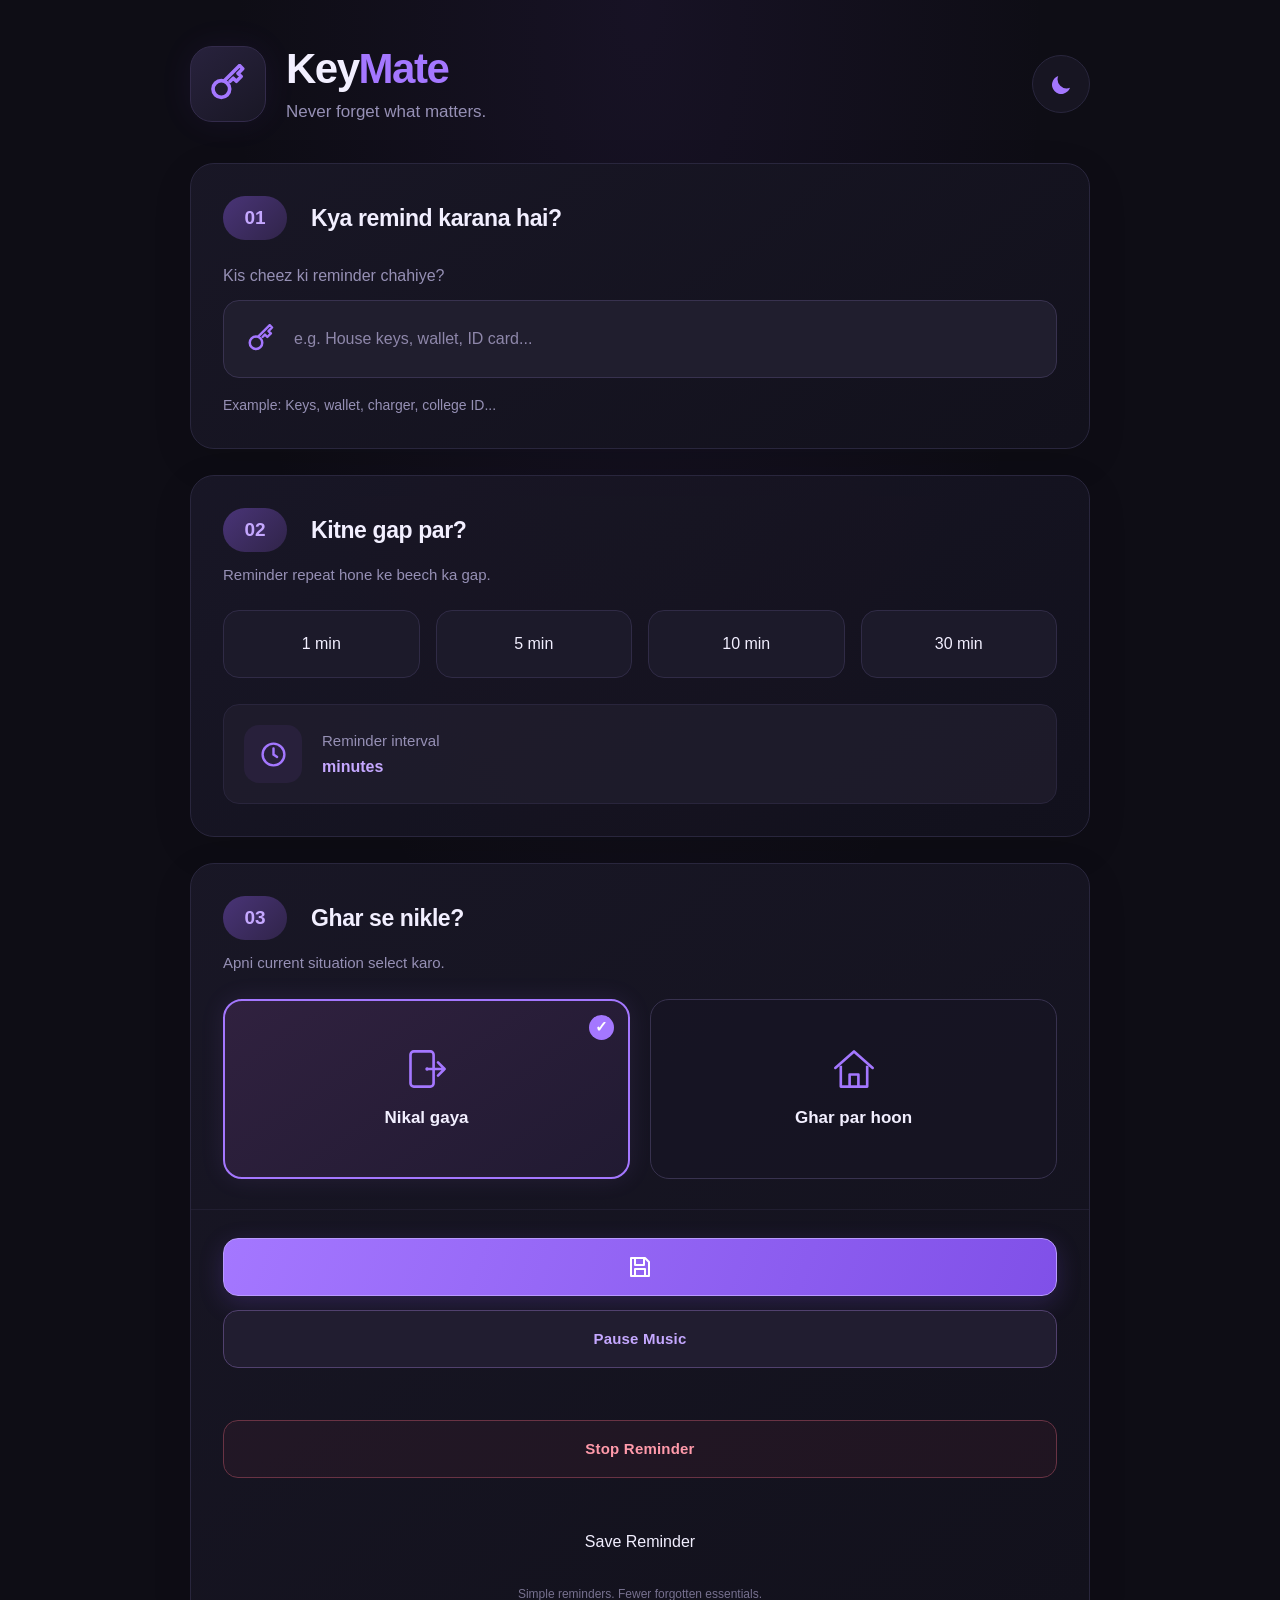
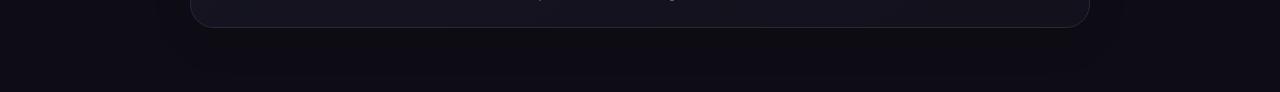
<file: index.html>
<!DOCTYPE html>
<html lang="en">

<head>
    <meta charset="UTF-8">
    <meta name="viewport" content="width=device-width, initial-scale=1.0">

    <meta name="description" content="KeyMate helps you remember the important things before leaving home.">

    <title>KeyMate — Never Forget What Matters</title>

    <link rel="stylesheet" href="objectReminder.css">

    <!-- JavaScript tu khud likhega -->
    <script src="objectReminder.js" defer></script>
</head>

<body>
    <main class="app-container">

        <!-- Header -->
        <header class="app-header">
            <div class="brand">
                <div class="brand-icon" aria-hidden="true">
                    <svg viewBox="0 0 24 24" fill="none">
                        <circle cx="8" cy="15" r="5" stroke="currentColor" stroke-width="2.2" />
                        <path d="M11.5 11.5L21 2L23 4L20 7L22 9L19 12L17 10L15 12" stroke="currentColor"
                            stroke-width="2.2" stroke-linecap="round" stroke-linejoin="round"
                            transform="translate(-1 -1) scale(.95)" />
                    </svg>
                </div>

                <div>
                    <h1 class="brand-name">Key<span>Mate</span></h1>
                    <p class="brand-tagline">
                        Never forget what matters.
                    </p>
                </div>
            </div>

            <div class="theme-indicator" aria-label="Dark theme enabled">
                <svg viewBox="0 0 24 24" fill="currentColor" aria-hidden="true">
                    <path d="M20.2 15.1A8.7 8.7 0 0 1 8.9 3.8
                    8.9 8.9 0 1 0 20.2 15.1Z" />
                </svg>
            </div>
        </header>

        <form id="reminderForm">

            <!-- Section 1: Reminder item -->
            <section class="panel" aria-labelledby="itemHeading">

                <div class="section-heading">
                    <span class="section-number">01</span>
                    <h2 id="itemHeading">Kya remind karana hai?</h2>
                </div>

                <label for="reminderItem" class="field-label">
                    Kis cheez ki reminder chahiye?
                </label>

                <div class="input-wrapper">
                    <svg viewBox="0 0 24 24" fill="none" aria-hidden="true">
                        <circle cx="8" cy="15" r="5" stroke="currentColor" stroke-width="2" />
                        <path d="M11.5 11.5L21 2L23 4L20 7L22 9L19 12L17 10L15 12" stroke="currentColor"
                            stroke-width="2" stroke-linecap="round" stroke-linejoin="round"
                            transform="translate(-1 -1) scale(.95)" />
                    </svg>

                    <input type="text" id="reminderItem" name="reminderItem"
                        placeholder="e.g. House keys, wallet, ID card..." autocomplete="off" maxlength="80" required>
                </div>

                <p class="helper-text">
                    Example: Keys, wallet, charger, college ID...
                </p>
            </section>

            <!-- Section 2: Reminder interval -->
            <section class="panel" aria-labelledby="intervalHeading">

                <div class="section-heading">
                    <span class="section-number">02</span>
                    <h2 id="intervalHeading">Kitne gap par?</h2>
                </div>

                <p class="section-description">
                    Reminder repeat hone ke beech ka gap.
                </p>

                <div class="interval-options" id="intervalOptions">

                    <button class="interval-option" type="button" data-interval="1" aria-pressed="false">
                        1 min
                    </button>

                    <button class="interval-option" type="button" data-interval="5" aria-pressed="true">
                        5 min
                    </button>

                    <button class="interval-option" type="button" data-interval="10" aria-pressed="false">
                        10 min
                    </button>

                    <button class="interval-option" type="button" data-interval="30" aria-pressed="false">
                        30 min
                    </button>

                </div>

                <div class="interval-summary">
                    <div class="summary-icon" aria-hidden="true">
                        <svg viewBox="0 0 24 24" fill="none">
                            <circle cx="12" cy="12" r="9" stroke="currentColor" stroke-width="2" />
                            <path d="M12 7V12L15 14" stroke="currentColor" stroke-width="2" stroke-linecap="round" />
                        </svg>
                    </div>

                    <div>
                        <p class="summary-label">Reminder interval</p>
                        <p class="summary-value" id="intervalValue">
                            minutes
                        </p>
                    </div>
                </div>

            </section>

            <!-- Section 3: Leaving home status -->
            <section class="panel status-panel" aria-labelledby="statusHeading">

                <div class="section-heading">
                    <span class="section-number">03</span>
                    <h2 id="statusHeading">Ghar se nikle?</h2>
                </div>

                <p class="section-description">
                    Apni current situation select karo.
                </p>

                <div class="status-options">

                    <label class="status-option selected" id="leftHomeCard">
                        <input type="radio" name="homeStatus" value="left" checked>

                        <span class="status-check" aria-hidden="true">✓</span>

                        <svg class="status-icon" viewBox="0 0 40 40" fill="none" aria-hidden="true">
                            <rect x="5" y="4" width="21" height="32" rx="3" stroke="currentColor" stroke-width="2.4" />
                            <circle cx="20" cy="20" r="1.5" fill="currentColor" />
                            <path d="M20 20H36M30 14L36 20L30 26" stroke="currentColor" stroke-width="2.4"
                                stroke-linecap="round" stroke-linejoin="round" />
                        </svg>

                        <span class="status-label">Nikal gaya</span>
                    </label>

                    <label class="status-option" id="atHomeCard">
                        <input type="radio" name="homeStatus" value="home">

                        <span class="status-check" aria-hidden="true">✓</span>

                        <svg class="status-icon" viewBox="0 0 40 40" fill="none" aria-hidden="true">
                            <path d="M3 19L20 4L37 19" stroke="currentColor" stroke-width="2.4" stroke-linecap="round"
                                stroke-linejoin="round" />
                            <path d="M8 17V36H32V17" stroke="currentColor" stroke-width="2.4" stroke-linejoin="round" />
                            <path d="M16 36V25H24V36" stroke="currentColor" stroke-width="2.4"
                                stroke-linejoin="round" />
                        </svg>

                        <span class="status-label">Ghar par hoon</span>
                    </label>

                </div>

                <!-- Save area -->
                <div class="save-area">
                    <button type="submit" class="save-button">
                        <svg viewBox="0 0 24 24" fill="none" aria-hidden="true">
                            <path d="M5 3H17L21 7V21H3V3H5Z" stroke="currentColor" stroke-width="2"
                                stroke-linejoin="round" />
                            <path d="M7 3V10H16V3M7 21V14H17V21" stroke="currentColor" stroke-width="2"
                                stroke-linejoin="round" />
                        </svg>
                        <button type="button" id="pauseMusic">
                            Pause Music
                        </button> <br>
                        <button type="button" id="stopReminder">
                            Stop Reminder
                        </button> <br>

                        <span>Save Reminder</span>
                    </button>

                    <p class="save-message" id="saveMessage" role="status" aria-live="polite"></p>

                    <p class="footer-note">
                        Simple reminders. Fewer forgotten essentials.
                    </p>
                </div>

            </section>

        </form>

    </main>

    <audio id="reminderSound" preload="auto" src="./Charly_Puth_-_Attention_(mp3.pm).mp3"></audio>

</body>

</html>
</file>
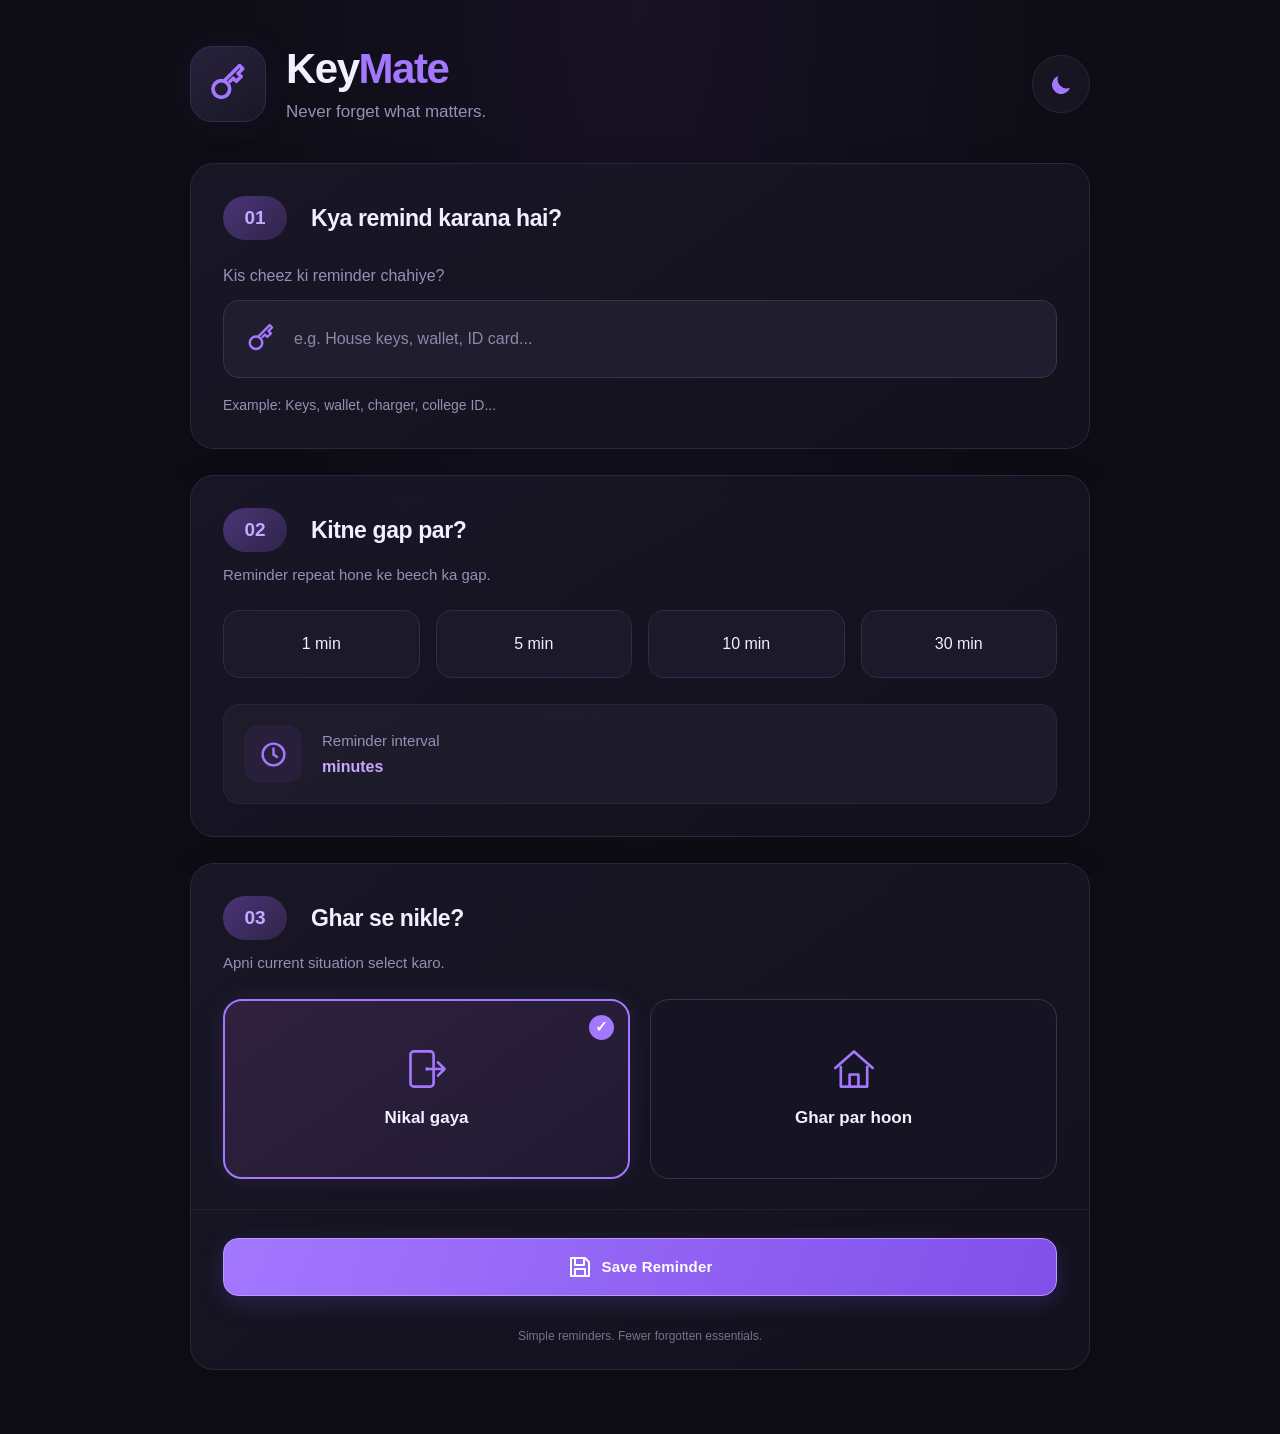
<file: objectReminder.html>
<!DOCTYPE html>
<html lang="en">
<head>
    <meta charset="UTF-8">
    <meta name="viewport" content="width=device-width, initial-scale=1.0">

    <meta
        name="description"
        content="KeyMate helps you remember the important things before leaving home."
    >

    <title>KeyMate — Never Forget What Matters</title>

    <link rel="stylesheet" href="objectReminder.css">

    <!-- JavaScript tu khud likhega -->
    <script src="objectReminder.js" defer></script>
</head>

<body>
    <main class="app-container">

        <!-- Header -->
        <header class="app-header">
            <div class="brand">
                <div class="brand-icon" aria-hidden="true">
                    <svg viewBox="0 0 24 24" fill="none">
                        <circle cx="8" cy="15" r="5"
                            stroke="currentColor" stroke-width="2.2"/>
                        <path d="M11.5 11.5L21 2L23 4L20 7L22 9L19 12L17 10L15 12"
                            stroke="currentColor"
                            stroke-width="2.2"
                            stroke-linecap="round"
                            stroke-linejoin="round"
                            transform="translate(-1 -1) scale(.95)"/>
                    </svg>
                </div>

                <div>
                    <h1 class="brand-name">Key<span>Mate</span></h1>
                    <p class="brand-tagline">
                        Never forget what matters.
                    </p>
                </div>
            </div>

            <div class="theme-indicator" aria-label="Dark theme enabled">
                <svg viewBox="0 0 24 24" fill="currentColor"
                    aria-hidden="true">
                    <path d="M20.2 15.1A8.7 8.7 0 0 1 8.9 3.8
                    8.9 8.9 0 1 0 20.2 15.1Z"/>
                </svg>
            </div>
        </header>

        <form id="reminderForm">

            <!-- Section 1: Reminder item -->
            <section class="panel" aria-labelledby="itemHeading">

                <div class="section-heading">
                    <span class="section-number">01</span>
                    <h2 id="itemHeading">Kya remind karana hai?</h2>
                </div>

                <label for="reminderItem" class="field-label">
                    Kis cheez ki reminder chahiye?
                </label>

                <div class="input-wrapper">
                    <svg viewBox="0 0 24 24" fill="none"
                        aria-hidden="true">
                        <circle cx="8" cy="15" r="5"
                            stroke="currentColor" stroke-width="2"/>
                        <path d="M11.5 11.5L21 2L23 4L20 7L22 9L19 12L17 10L15 12"
                            stroke="currentColor"
                            stroke-width="2"
                            stroke-linecap="round"
                            stroke-linejoin="round"
                            transform="translate(-1 -1) scale(.95)"/>
                    </svg>

                    <input
                        type="text"
                        id="reminderItem"
                        name="reminderItem"
                        placeholder="e.g. House keys, wallet, ID card..."
                        autocomplete="off"
                        maxlength="80"
                        required
                    >
                </div>

                <p class="helper-text">
                    Example: Keys, wallet, charger, college ID...
                </p>
            </section>

            <!-- Section 2: Reminder interval -->
            <section class="panel" aria-labelledby="intervalHeading">

                <div class="section-heading">
                    <span class="section-number">02</span>
                    <h2 id="intervalHeading">Kitne gap par?</h2>
                </div>

                <p class="section-description">
                    Reminder repeat hone ke beech ka gap.
                </p>

                <div class="interval-options" id="intervalOptions">

                    <button
                        class="interval-option"
                        type="button"
                        data-interval="1"
                        aria-pressed="false"
                    >
                        1 min
                    </button>

                    <button
                        class="interval-option"
                        type="button"
                        data-interval="5"
                        aria-pressed="true"
                    >
                        5 min
                    </button>

                    <button
                        class="interval-option"
                        type="button"
                        data-interval="10"
                        aria-pressed="false"
                    >
                        10 min
                    </button>

                    <button
                        class="interval-option"
                        type="button"
                        data-interval="30"
                        aria-pressed="false"
                    >
                        30 min
                    </button>

                </div>

                <div class="interval-summary">
                    <div class="summary-icon" aria-hidden="true">
                        <svg viewBox="0 0 24 24" fill="none">
                            <circle cx="12" cy="12" r="9"
                                stroke="currentColor" stroke-width="2"/>
                            <path d="M12 7V12L15 14"
                                stroke="currentColor"
                                stroke-width="2"
                                stroke-linecap="round"/>
                        </svg>
                    </div>

                    <div>
                        <p class="summary-label">Reminder interval</p>
                        <p class="summary-value" id="intervalValue">
                             minutes
                        </p>
                    </div>
                </div>

            </section>

            <!-- Section 3: Leaving home status -->
            <section class="panel status-panel"
                aria-labelledby="statusHeading">

                <div class="section-heading">
                    <span class="section-number">03</span>
                    <h2 id="statusHeading">Ghar se nikle?</h2>
                </div>

                <p class="section-description">
                    Apni current situation select karo.
                </p>

                <div class="status-options">

                    <label class="status-option selected" id="leftHomeCard">
                        <input
                            type="radio"
                            name="homeStatus"
                            value="left"
                            checked
                        >

                        <span class="status-check" aria-hidden="true">✓</span>

                        <svg class="status-icon" viewBox="0 0 40 40"
                            fill="none" aria-hidden="true">
                            <rect x="5" y="4" width="21" height="32"
                                rx="3" stroke="currentColor"
                                stroke-width="2.4"/>
                            <circle cx="20" cy="20" r="1.5"
                                fill="currentColor"/>
                            <path d="M20 20H36M30 14L36 20L30 26"
                                stroke="currentColor"
                                stroke-width="2.4"
                                stroke-linecap="round"
                                stroke-linejoin="round"/>
                        </svg>

                        <span class="status-label">Nikal gaya</span>
                    </label>

                    <label class="status-option" id="atHomeCard">
                        <input
                            type="radio"
                            name="homeStatus"
                            value="home"
                        >

                        <span class="status-check" aria-hidden="true">✓</span>

                        <svg class="status-icon" viewBox="0 0 40 40"
                            fill="none" aria-hidden="true">
                            <path d="M3 19L20 4L37 19"
                                stroke="currentColor"
                                stroke-width="2.4"
                                stroke-linecap="round"
                                stroke-linejoin="round"/>
                            <path d="M8 17V36H32V17"
                                stroke="currentColor"
                                stroke-width="2.4"
                                stroke-linejoin="round"/>
                            <path d="M16 36V25H24V36"
                                stroke="currentColor"
                                stroke-width="2.4"
                                stroke-linejoin="round"/>
                        </svg>

                        <span class="status-label">Ghar par hoon</span>
                    </label>

                </div>

                <!-- Save area -->
                <div class="save-area">
                    <button type="submit" class="save-button">
                        <svg viewBox="0 0 24 24" fill="none"
                            aria-hidden="true">
                            <path d="M5 3H17L21 7V21H3V3H5Z"
                                stroke="currentColor"
                                stroke-width="2"
                                stroke-linejoin="round"/>
                            <path d="M7 3V10H16V3M7 21V14H17V21"
                                stroke="currentColor"
                                stroke-width="2"
                                stroke-linejoin="round"/>
                        </svg>

                        <span>Save Reminder</span>
                    </button>

                    <p class="save-message" id="saveMessage"
                        role="status" aria-live="polite"></p>

                    <p class="footer-note">
                        Simple reminders. Fewer forgotten essentials.
                    </p>
                </div>

            </section>

        </form>

    </main>
</body>
</html>
</file>
<file: objectReminder.css>
:root {
    color-scheme: dark;

    --bg: #0e0d15;
    --panel: #15141f;
    --surface: #201e2e;
    --surface-hover: #29243a;

    --purple: #a477ff;
    --purple-light: #c5a8ff;
    --purple-dark: #8050e8;
    --purple-glow: rgba(164, 119, 255, 0.16);

    --text: #f2efff;
    --muted: #9690b5;
    --border: #29263d;
    --border-hover: #51416e;

    --radius-panel: 24px;
    --radius-control: 16px;
    --transition: 180ms ease;
}

/* Reset */

* {
    margin: 0;
    padding: 0;
    box-sizing: border-box;
}

html {
    min-height: 100%;
    scroll-behavior: smooth;
}

body {
    min-height: 100vh;
    background:
        radial-gradient(
            ellipse at 50% 0%,
            rgba(105, 64, 175, 0.10),
            transparent 45%
        ),
        var(--bg);

    color: var(--text);
    font-family:
        Inter,
        -apple-system,
        BlinkMacSystemFont,
        "Segoe UI",
        sans-serif;

    font-size: 16px;
    line-height: 1.5;
    -webkit-font-smoothing: antialiased;
}

button,
input {
    font: inherit;
}

button {
    color: inherit;
}

button:focus-visible,
input:focus-visible {
    outline: 2px solid var(--purple-light);
    outline-offset: 4px;
}

/* Main layout */

.app-container {
    width: min(100% - 40px, 900px);
    margin: 0 auto;
    padding: 44px 0 64px;
}

/* Header */

.app-header {
    display: flex;
    align-items: center;
    justify-content: space-between;
    gap: 20px;
    margin-bottom: 38px;
}

.brand {
    display: flex;
    align-items: center;
    gap: 20px;
    min-width: 0;
}

.brand-icon {
    display: grid;
    place-items: center;
    flex-shrink: 0;

    width: 76px;
    height: 76px;

    color: var(--purple);
    background: linear-gradient(
        145deg,
        #28223d,
        #191725
    );

    border: 1px solid #332b4b;
    border-radius: 22px;
    box-shadow: 0 0 35px rgba(145, 87, 255, 0.07);
}

.brand-icon svg {
    width: 40px;
    height: 40px;
}

.brand-name {
    font-size: clamp(28px, 5vw, 42px);
    font-weight: 750;
    letter-spacing: -1.5px;
    line-height: 1.2;
}

.brand-name span {
    color: var(--purple);
}

.brand-tagline {
    margin-top: 5px;
    color: var(--muted);
    font-size: clamp(13px, 2.5vw, 17px);
}

.theme-indicator {
    display: grid;
    place-items: center;
    flex-shrink: 0;

    width: 58px;
    height: 58px;

    color: var(--purple);
    background: #171522;
    border: 1px solid var(--border);
    border-radius: 50%;
}

.theme-indicator svg {
    width: 25px;
    height: 25px;
}

/* Panels */

#reminderForm {
    display: grid;
    gap: 26px;
}

.panel {
    min-width: 0;
    padding: 32px;
    background: linear-gradient(
        145deg,
        rgba(25, 23, 38, 0.97),
        rgba(18, 17, 28, 0.97)
    );

    border: 1px solid var(--border);
    border-radius: var(--radius-panel);

    box-shadow: 0 12px 40px rgba(0, 0, 0, 0.10);
}

.section-heading {
    display: flex;
    align-items: center;
    gap: 24px;
    margin-bottom: 12px;
}

.section-number {
    display: inline-grid;
    place-items: center;
    flex-shrink: 0;

    min-width: 64px;
    height: 44px;
    padding: 0 14px;

    background: linear-gradient(
        135deg,
        #493477,
        #302449
    );

    color: var(--purple-light);
    border-radius: 999px;

    font-size: 19px;
    font-weight: 700;
}

.section-heading h2 {
    font-size: clamp(18px, 2.5vw, 23px);
    font-weight: 650;
    letter-spacing: -0.4px;
}

.field-label {
    display: block;
    margin: 24px 0 12px;
    color: var(--muted);
    font-size: 16px;
}

.section-description {
    margin-top: 6px;
    margin-bottom: 24px;
    color: var(--muted);
    font-size: 15px;
}

/* Reminder item input */

.input-wrapper {
    display: flex;
    align-items: center;
    gap: 18px;

    min-height: 78px;
    padding: 0 22px;

    background: var(--surface);
    border: 1px solid #38324f;
    border-radius: var(--radius-control);

    transition:
        border-color var(--transition),
        box-shadow var(--transition);
}

.input-wrapper:focus-within {
    border-color: var(--purple);
    box-shadow: 0 0 0 4px var(--purple-glow);
}

.input-wrapper svg {
    width: 30px;
    height: 30px;
    flex-shrink: 0;
    color: var(--purple);
}

.input-wrapper input {
    width: 100%;
    min-width: 0;
    height: 76px;

    color: var(--text);
    background: transparent;
    border: none;
    outline: none;

    font-size: 16px;
}

.input-wrapper input::placeholder {
    color: #8e87aa;
    opacity: 1;
}

.input-wrapper input:focus-visible {
    outline: none;
}

.helper-text {
    margin-top: 17px;
    color: var(--muted);
    font-size: 14px;
}

/* Reminder interval */

.interval-options {
    display: grid;
    grid-template-columns: repeat(4, minmax(0, 1fr));
    gap: 16px;
}

.interval-option {
    display: flex;
    align-items: center;
    justify-content: center;
    gap: 10px;

    min-height: 68px;
    padding: 12px 8px;

    background: #1c1a2a;
    border: 1px solid #302b46;
    border-radius: var(--radius-control);

    color: var(--text);
    cursor: pointer;

    transition:
        background var(--transition),
        border-color var(--transition),
        box-shadow var(--transition),
        transform var(--transition);
}

.interval-option:hover {
    background: var(--surface-hover);
    border-color: var(--border-hover);
}

.interval-option:active {
    transform: scale(0.98);
}

.interval-option-selected {
    background: linear-gradient(
        135deg,
        #392753,
        #2b203f
    );

    border: 2px solid var(--purple);
    box-shadow: 0 0 22px rgba(164, 119, 255, 0.12);
}

.selected-check {
    display: none;
    place-items: center;
    flex-shrink: 0;

    width: 25px;
    height: 25px;

    background: var(--purple-dark);
    border-radius: 50%;
    color: white;
    font-size: 15px;
    font-weight: 700;
}

.interval-option-selected .selected-check {
    display: inline-grid;
}

.interval-summary {
    display: flex;
    align-items: center;
    gap: 20px;

    margin-top: 26px;
    padding: 20px;

    background: rgba(32, 30, 46, 0.75);
    border: 1px solid #29253c;
    border-radius: var(--radius-control);
}

.summary-icon {
    display: grid;
    place-items: center;
    flex-shrink: 0;

    width: 58px;
    height: 58px;

    background: #28203b;
    border-radius: 15px;
    color: var(--purple);
}

.summary-icon svg {
    width: 29px;
    height: 29px;
}

.summary-label {
    color: var(--muted);
    font-size: 15px;
}

.summary-value {
    margin-top: 2px;
    color: var(--purple-light);
    font-size: 16px;
    font-weight: 650;
}

/* Home status options */

.status-options {
    display: grid;
    grid-template-columns: repeat(2, minmax(0, 1fr));
    gap: 20px;
}

.status-option {
    position: relative;

    display: flex;
    flex-direction: column;
    align-items: center;
    justify-content: center;
    gap: 14px;

    min-height: 180px;
    padding: 28px 18px;

    background: rgba(23, 21, 35, 0.8);
    border: 1px solid #38324f;
    border-radius: 19px;

    cursor: pointer;
    transition:
        background var(--transition),
        border-color var(--transition),
        box-shadow var(--transition);
}

.status-option:hover {
    border-color: var(--border-hover);
}

.status-option input {
    position: absolute;
    width: 1px;
    height: 1px;
    opacity: 0;
    pointer-events: none;
}

.status-option:has(input:focus-visible) {
    outline: 2px solid var(--purple-light);
    outline-offset: 4px;
}

.status-option.selected {
    background: linear-gradient(
        145deg,
        #30213f,
        #211a32
    );

    border: 2px solid var(--purple);
    box-shadow: 0 0 24px rgba(164, 119, 255, 0.10);
}

.status-check {
    position: absolute;
    top: 14px;
    right: 14px;

    display: none;
    place-items: center;

    width: 25px;
    height: 25px;

    background: var(--purple);
    color: #fff;
    border-radius: 50%;
    font-size: 15px;
    font-weight: 700;
}

.status-option.selected .status-check {
    display: grid;
}

.status-icon {
    width: 44px;
    height: 44px;
    color: var(--purple);
}

.status-label {
    color: var(--text);
    font-size: 17px;
    font-weight: 600;
    text-align: center;
}

.status-option-selected .status-label {
    color: var(--purple-light);
}

/* Save area */

.save-area {
    margin: 30px -32px -32px;
    padding: 28px 32px 24px;
    border-top: 1px solid #211e31;
    text-align: center;
}

.save-button {
    display: flex;
    align-items: center;
    justify-content: center;
    gap: 14px;

    width: 100%;
    min-height: 74px;
    padding: 18px 24px;

    background: linear-gradient(
        105deg,
        #9360f5,
        #8050e8
    );

    color: #fff;
    border: 1px solid #a882ff;
    border-radius: 17px;

    font-size: 18px;
    font-weight: 650;

    cursor: pointer;
    box-shadow: 0 8px 24px rgba(128, 80, 232, 0.16);

    transition:
        filter var(--transition),
        box-shadow var(--transition),
        transform var(--transition);
}

.save-button:hover {
    filter: brightness(1.10);
    box-shadow: 0 10px 30px rgba(128, 80, 232, 0.28);
}

.save-button:active {
    transform: scale(0.99);
}

.save-button svg {
    width: 24px;
    height: 24px;
}

.save-message {
    margin-top: 12px;
    color: var(--purple-light);
    font-size: 14px;
}

.save-message:empty {
    display: none;
}

.footer-note {
    margin-top: 17px;
    color: #77718f;
    font-size: 12px;
}

/* Responsive: tablets */

@media (max-width: 650px) {
    .app-container {
        width: min(100% - 28px, 520px);
        padding: 28px 0 40px;
    }

    .app-header {
        gap: 12px;
        margin-bottom: 26px;
    }

    .brand {
        gap: 13px;
    }

    .brand-icon {
        width: 58px;
        height: 58px;
        border-radius: 17px;
    }

    .brand-icon svg {
        width: 31px;
        height: 31px;
    }

    .theme-indicator {
        width: 46px;
        height: 46px;
    }

    #reminderForm {
        gap: 18px;
    }

    .panel {
        padding: 23px 20px;
        border-radius: 20px;
    }

    .section-heading {
        gap: 13px;
    }

    .section-number {
        min-width: 50px;
        height: 36px;
        padding: 0 10px;
        font-size: 16px;
    }

    .field-label {
        margin-top: 20px;
    }

    .input-wrapper {
        min-height: 64px;
        gap: 12px;
        padding: 0 15px;
    }

    .input-wrapper input {
        height: 62px;
        font-size: 14px;
    }

    .input-wrapper svg {
        width: 25px;
        height: 25px;
    }

    .interval-options {
        gap: 9px;
    }

    .interval-option {
        min-height: 58px;
        font-size: 14px;
    }

    .interval-option-selected {
        gap: 6px;
    }

    .selected-check {
        width: 20px;
        height: 20px;
        font-size: 12px;
    }

    .interval-summary {
        gap: 13px;
        margin-top: 20px;
        padding: 15px;
    }

    .summary-icon {
        width: 48px;
        height: 48px;
    }

    .status-options {
        gap: 12px;
    }

    .status-option {
        min-height: 145px;
        padding: 25px 10px 18px;
        gap: 12px;
    }

    .status-label {
        font-size: 14px;
    }

    .status-icon {
        width: 38px;
        height: 38px;
    }

    .save-area {
        margin: 25px -20px -23px;
        padding: 22px 20px 20px;
    }

    .save-button {
        min-height: 62px;
        font-size: 16px;
    }
}

/* Responsive: narrow phones */

@media (max-width: 360px) {
    .app-container {
        width: calc(100% - 20px);
    }

    .brand-tagline {
        font-size: 12px;
    }

    .brand-name {
        font-size: 27px;
    }

    .panel {
        padding: 19px 14px;
    }

    .section-heading {
        gap: 9px;
    }

    .section-heading h2 {
        font-size: 17px;
    }

    .interval-options {
        grid-template-columns: repeat(2, minmax(0, 1fr));
    }

    .status-options {
        gap: 8px;
    }

    .status-option {
        padding-inline: 6px;
    }

    .save-area {
        margin-inline: -14px;
        padding-inline: 14px;
    }
}

@media (prefers-reduced-motion: reduce) {
    *,
    *::before,
    *::after {
        scroll-behavior: auto !important;
        transition-duration: 0.01ms !important;
        animation-duration: 0.01ms !important;
    }
}

/* Reminder controls — KeyMate */

.save-area {
    display: grid;
    gap: 14px;
}

.save-button,
#pauseMusic,
#stopReminder {
    display: flex;
    align-items: center;
    justify-content: center;
    gap: 10px;

    width: 100%;
    min-height: 58px;
    padding: 15px 20px;

    border-radius: 15px;
    font: inherit;
    font-size: 15px;
    font-weight: 650;
    letter-spacing: 0.2px;

    cursor: pointer;
    transition:
        background 180ms ease,
        border-color 180ms ease,
        box-shadow 180ms ease,
        transform 180ms ease,
        filter 180ms ease;
}

/* Primary action */
.save-button {
    background: linear-gradient(110deg, #a477ff, #8050e8);
    color: #fff;
    border: 1px solid #b99aff;
    box-shadow: 0 7px 24px rgba(128, 80, 232, 0.22);
}

.save-button:hover {
    filter: brightness(1.1);
    box-shadow: 0 10px 30px rgba(128, 80, 232, 0.32);
}

/* Pause — secondary action */
#pauseMusic {
    background: #211d30;
    color: var(--purple-light);
    border: 1px solid #51416e;
}

#pauseMusic:hover {
    background: #302542;
    border-color: var(--purple);
    box-shadow: 0 0 18px rgba(164, 119, 255, 0.10);
}

/* Stop — warning/destructive action */
#stopReminder {
    background: rgba(125, 43, 64, 0.12);
    color: #ff9aaa;
    border: 1px solid #693344;
}

#stopReminder:hover {
    background: rgba(160, 48, 73, 0.22);
    border-color: #d65b78;
    box-shadow: 0 0 18px rgba(214, 91, 120, 0.10);
}

/* Small press animation */
.save-button:active,
#pauseMusic:active,
#stopReminder:active {
    transform: scale(0.985);
}

.save-button:focus-visible,
#pauseMusic:focus-visible,
#stopReminder:focus-visible {
    outline: 2px solid var(--purple-light);
    outline-offset: 3px;
}

@media (max-width: 650px) {
    .save-area {
        gap: 11px;
    }

    .save-button,
    #pauseMusic,
    #stopReminder {
        min-height: 54px;
        padding: 13px 16px;
        font-size: 14px;
    }
}
</file>
